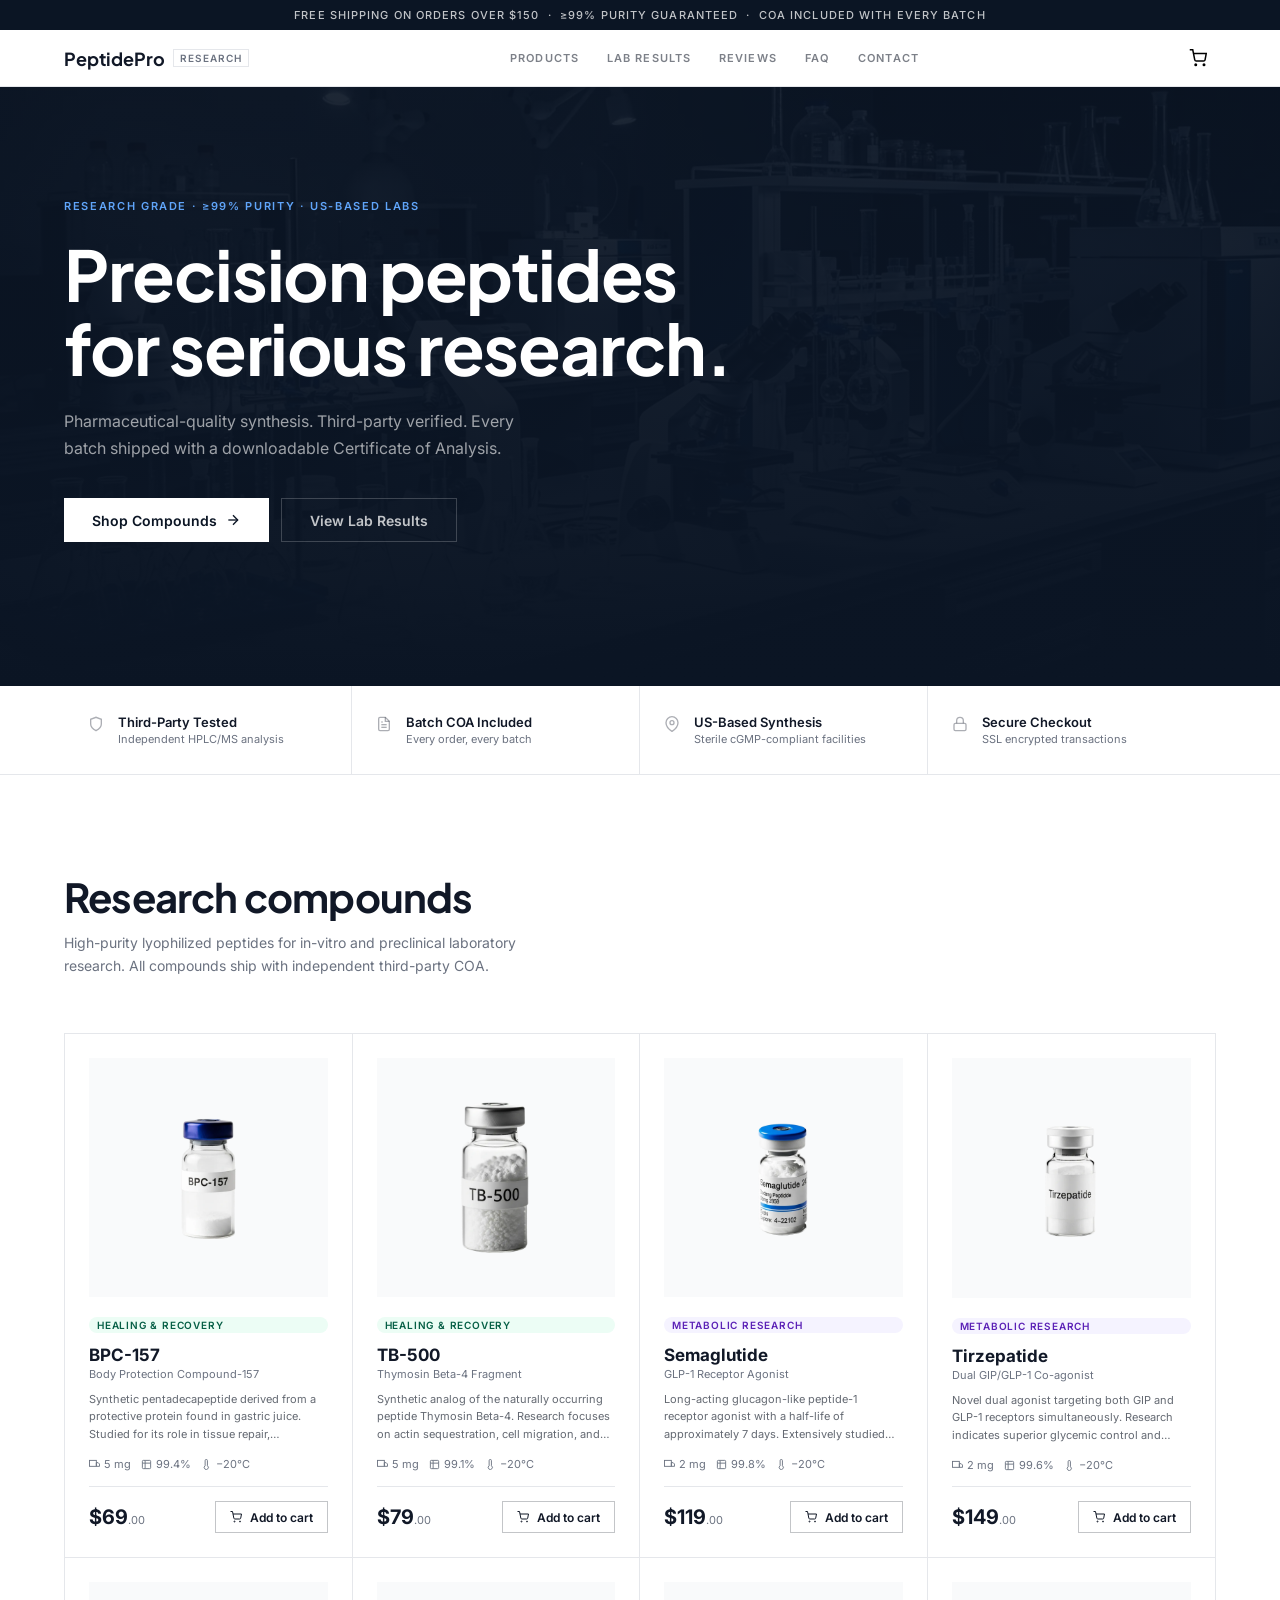
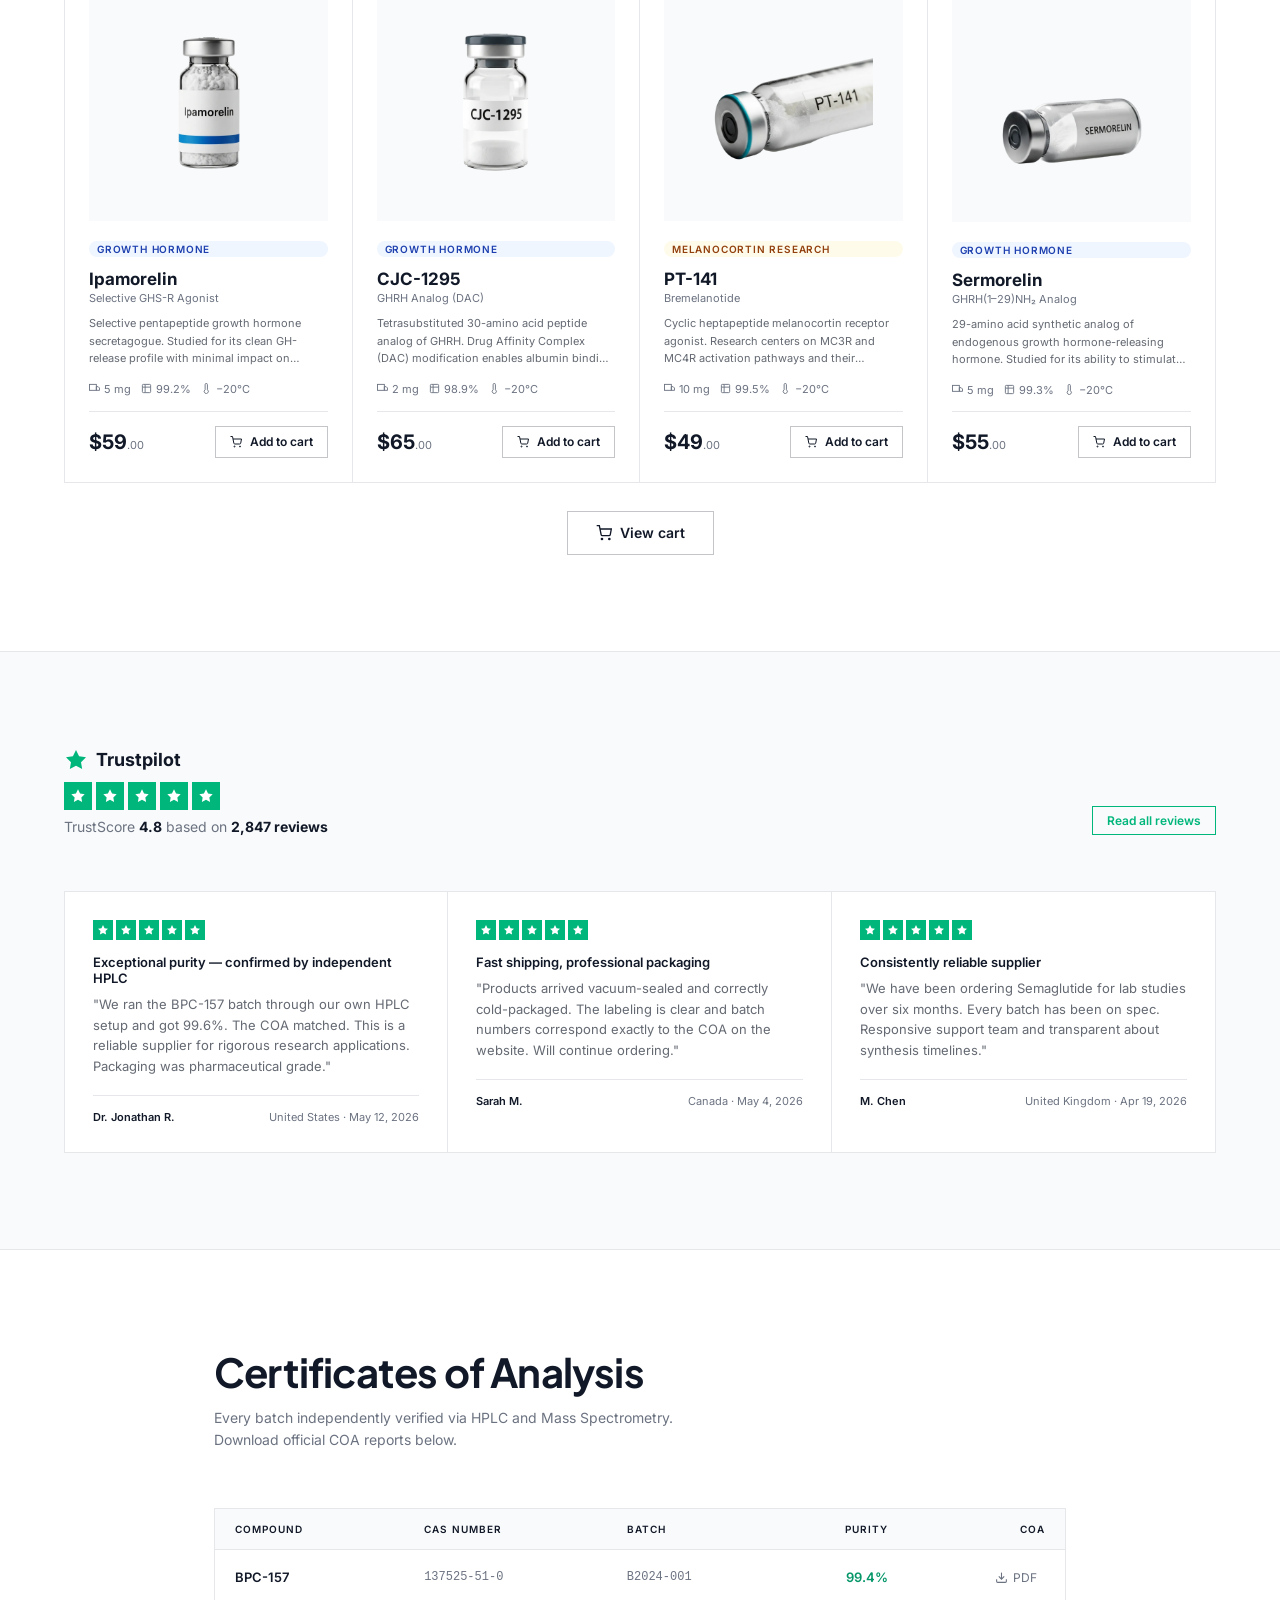
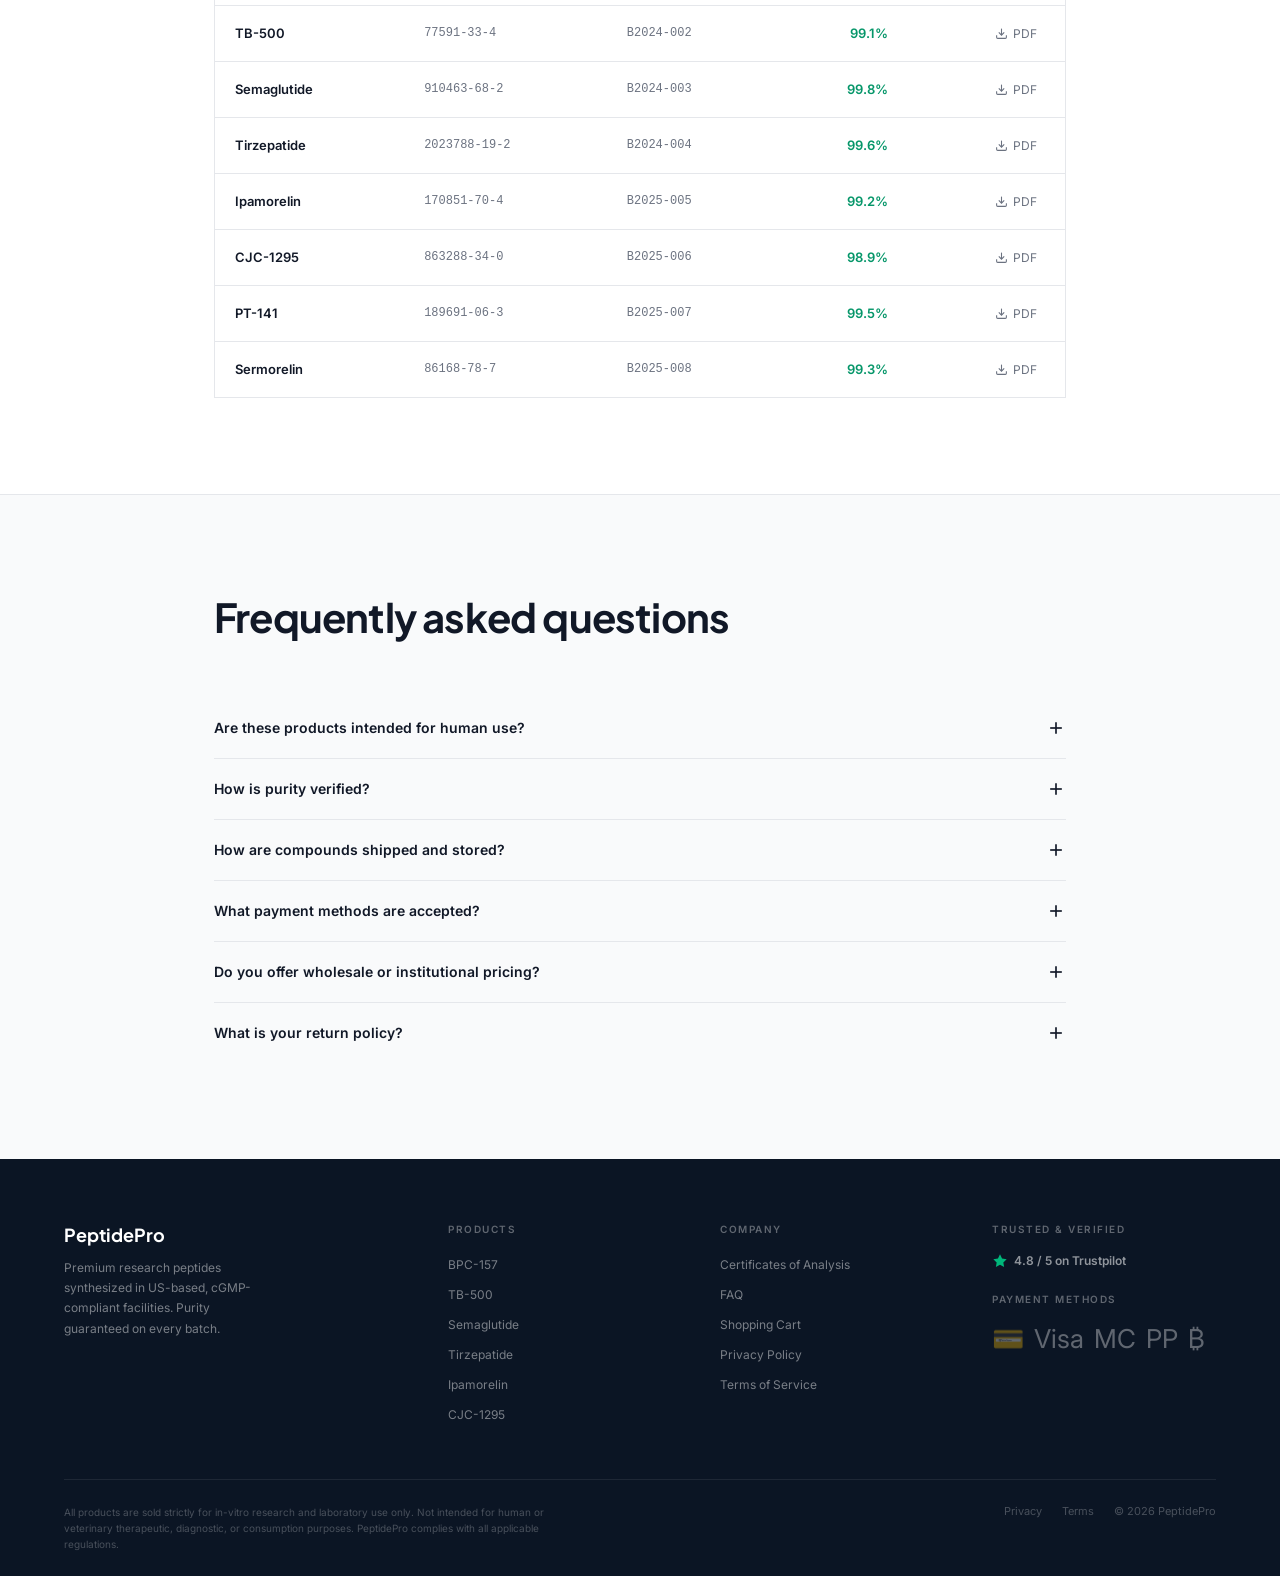
<file: index.html>
<!DOCTYPE html>
<html lang="en">
<head>
  <meta charset="UTF-8" />
  <meta name="viewport" content="width=device-width, initial-scale=1.0" />
  <title>PeptidePro Research — Premium Research Peptides</title>
  <meta name="description" content="Pharmaceutical-grade research peptides. Third-party tested, ≥99% purity, COA included with every batch." />
  <link rel="stylesheet" href="assets/style.css" />
</head>
<body>

<!-- Announcement bar -->
<div class="announce-bar">
  Free shipping on orders over $150 &nbsp;·&nbsp; ≥99% purity guaranteed &nbsp;·&nbsp; COA included with every batch
</div>

<!-- Header -->
<header class="site-header">
  <div class="container">
    <div class="header-inner">
      <a href="index.html" class="logo">
        <span class="logo-text">PeptidePro</span>
        <span class="logo-badge">Research</span>
      </a>
      <nav class="site-nav">
        <button onclick="scrollTo('products')">Products</button>
        <button onclick="scrollTo('lab-results')">Lab Results</button>
        <button onclick="scrollTo('reviews')">Reviews</button>
        <button onclick="scrollTo('faq')">FAQ</button>
        <a href="cart.html">Contact</a>
      </nav>
      <div class="header-actions">
        <a href="cart.html">
          <button class="cart-btn" aria-label="Cart">
            <svg viewBox="0 0 24 24" fill="none" stroke="currentColor" stroke-width="2"><circle cx="9" cy="21" r="1"/><circle cx="20" cy="21" r="1"/><path d="M1 1h4l2.68 13.39a2 2 0 0 0 2 1.61h9.72a2 2 0 0 0 2-1.61L23 6H6"/></svg>
            <span class="cart-badge" id="cart-badge-header"></span>
          </button>
        </a>
        <button class="mobile-menu-btn" id="mobile-menu-btn" aria-label="Menu">
          <svg viewBox="0 0 24 24" fill="none" stroke="currentColor" stroke-width="2" width="20" height="20"><line x1="3" y1="6" x2="21" y2="6"/><line x1="3" y1="12" x2="21" y2="12"/><line x1="3" y1="18" x2="21" y2="18"/></svg>
        </button>
      </div>
    </div>
  </div>
  <nav class="mobile-nav" id="mobile-nav">
    <button onclick="scrollTo('products');document.getElementById('mobile-nav').classList.remove('open')">Products</button>
    <button onclick="scrollTo('lab-results');document.getElementById('mobile-nav').classList.remove('open')">Lab Results</button>
    <button onclick="scrollTo('reviews');document.getElementById('mobile-nav').classList.remove('open')">Reviews</button>
    <button onclick="scrollTo('faq');document.getElementById('mobile-nav').classList.remove('open')">FAQ</button>
    <a href="cart.html">Cart</a>
  </nav>
</header>

<!-- Hero -->
<section class="hero">
  <div class="hero-bg"><img src="images/hero-bg.webp" alt="Laboratory" /></div>
  <div class="hero-overlay"></div>
  <div class="container">
    <div class="hero-content">
      <p class="hero-eyebrow">Research Grade · ≥99% Purity · US-Based Labs</p>
      <h1>Precision peptides<br>for serious research.</h1>
      <p class="hero-sub">Pharmaceutical-quality synthesis. Third-party verified. Every batch shipped with a downloadable Certificate of Analysis.</p>
      <div class="hero-btns">
        <button class="btn btn-primary" onclick="scrollTo('products')">
          Shop Compounds
          <svg viewBox="0 0 24 24" fill="none" stroke="currentColor" stroke-width="2" width="16" height="16"><line x1="5" y1="12" x2="19" y2="12"/><polyline points="12 5 19 12 12 19"/></svg>
        </button>
        <button class="btn btn-outline-white" onclick="scrollTo('lab-results')">View Lab Results</button>
      </div>
    </div>
  </div>
</section>

<!-- Trust bar -->
<section class="trust-bar">
  <div class="container">
    <div class="trust-grid">
      <div class="trust-item">
        <svg viewBox="0 0 24 24" fill="none" stroke="currentColor" stroke-width="2"><path d="M12 22s8-4 8-10V5l-8-3-8 3v7c0 6 8 10 8 10z"/></svg>
        <div>
          <div class="trust-item-title">Third-Party Tested</div>
          <div class="trust-item-sub">Independent HPLC/MS analysis</div>
        </div>
      </div>
      <div class="trust-item">
        <svg viewBox="0 0 24 24" fill="none" stroke="currentColor" stroke-width="2"><path d="M14 2H6a2 2 0 0 0-2 2v16a2 2 0 0 0 2 2h12a2 2 0 0 0 2-2V8z"/><polyline points="14 2 14 8 20 8"/><line x1="16" y1="13" x2="8" y2="13"/><line x1="16" y1="17" x2="8" y2="17"/><polyline points="10 9 9 9 8 9"/></svg>
        <div>
          <div class="trust-item-title">Batch COA Included</div>
          <div class="trust-item-sub">Every order, every batch</div>
        </div>
      </div>
      <div class="trust-item">
        <svg viewBox="0 0 24 24" fill="none" stroke="currentColor" stroke-width="2"><path d="M21 10c0 7-9 13-9 13s-9-6-9-13a9 9 0 0 1 18 0z"/><circle cx="12" cy="10" r="3"/></svg>
        <div>
          <div class="trust-item-title">US-Based Synthesis</div>
          <div class="trust-item-sub">Sterile cGMP-compliant facilities</div>
        </div>
      </div>
      <div class="trust-item">
        <svg viewBox="0 0 24 24" fill="none" stroke="currentColor" stroke-width="2"><rect x="3" y="11" width="18" height="11" rx="2" ry="2"/><path d="M7 11V7a5 5 0 0 1 10 0v4"/></svg>
        <div>
          <div class="trust-item-title">Secure Checkout</div>
          <div class="trust-item-sub">SSL encrypted transactions</div>
        </div>
      </div>
    </div>
  </div>
</section>

<!-- Products -->
<section class="section" id="products">
  <div class="container">
    <div class="section-header">
      <h2 class="section-title">Research compounds</h2>
      <p class="section-sub">High-purity lyophilized peptides for in-vitro and preclinical laboratory research. All compounds ship with independent third-party COA.</p>
    </div>
    <div class="products-grid" id="products-grid"></div>
    <div class="products-action">
      <a href="cart.html"><button class="btn btn-outline">
        <svg viewBox="0 0 24 24" fill="none" stroke="currentColor" stroke-width="2" width="16" height="16"><circle cx="9" cy="21" r="1"/><circle cx="20" cy="21" r="1"/><path d="M1 1h4l2.68 13.39a2 2 0 0 0 2 1.61h9.72a2 2 0 0 0 2-1.61L23 6H6"/></svg>
        View cart
      </button></a>
    </div>
  </div>
</section>

<!-- Trustpilot Reviews -->
<section class="section tp-section" id="reviews">
  <div class="container">
    <div class="tp-header">
      <div>
        <div class="tp-logo">
          <svg viewBox="0 0 24 24" fill="#00b67a" width="24" height="24"><path d="M12 2l3.09 6.26L22 9.27l-5 4.87 1.18 6.88L12 17.77l-6.18 3.25L7 14.14 2 9.27l6.91-1.01L12 2z"/></svg>
          <span class="tp-logo-text">Trustpilot</span>
        </div>
        <div class="tp-stars">
          <div class="tp-star"><svg viewBox="0 0 24 24"><path d="M12 2l3.09 6.26L22 9.27l-5 4.87 1.18 6.88L12 17.77l-6.18 3.25L7 14.14 2 9.27l6.91-1.01L12 2z" fill="white"/></svg></div>
          <div class="tp-star"><svg viewBox="0 0 24 24"><path d="M12 2l3.09 6.26L22 9.27l-5 4.87 1.18 6.88L12 17.77l-6.18 3.25L7 14.14 2 9.27l6.91-1.01L12 2z" fill="white"/></svg></div>
          <div class="tp-star"><svg viewBox="0 0 24 24"><path d="M12 2l3.09 6.26L22 9.27l-5 4.87 1.18 6.88L12 17.77l-6.18 3.25L7 14.14 2 9.27l6.91-1.01L12 2z" fill="white"/></svg></div>
          <div class="tp-star"><svg viewBox="0 0 24 24"><path d="M12 2l3.09 6.26L22 9.27l-5 4.87 1.18 6.88L12 17.77l-6.18 3.25L7 14.14 2 9.27l6.91-1.01L12 2z" fill="white"/></svg></div>
          <div class="tp-star"><svg viewBox="0 0 24 24"><path d="M12 2l3.09 6.26L22 9.27l-5 4.87 1.18 6.88L12 17.77l-6.18 3.25L7 14.14 2 9.27l6.91-1.01L12 2z" fill="white"/></svg></div>
        </div>
        <div class="tp-score">TrustScore <strong>4.8</strong> based on <strong>2,847 reviews</strong></div>
      </div>
      <button class="tp-btn">Read all reviews</button>
    </div>
    <div class="reviews-grid">
      <div class="review-card">
        <div class="review-stars">
          <div class="review-star"><svg viewBox="0 0 24 24"><path d="M12 2l3.09 6.26L22 9.27l-5 4.87 1.18 6.88L12 17.77l-6.18 3.25L7 14.14 2 9.27l6.91-1.01L12 2z" fill="white"/></svg></div>
          <div class="review-star"><svg viewBox="0 0 24 24"><path d="M12 2l3.09 6.26L22 9.27l-5 4.87 1.18 6.88L12 17.77l-6.18 3.25L7 14.14 2 9.27l6.91-1.01L12 2z" fill="white"/></svg></div>
          <div class="review-star"><svg viewBox="0 0 24 24"><path d="M12 2l3.09 6.26L22 9.27l-5 4.87 1.18 6.88L12 17.77l-6.18 3.25L7 14.14 2 9.27l6.91-1.01L12 2z" fill="white"/></svg></div>
          <div class="review-star"><svg viewBox="0 0 24 24"><path d="M12 2l3.09 6.26L22 9.27l-5 4.87 1.18 6.88L12 17.77l-6.18 3.25L7 14.14 2 9.27l6.91-1.01L12 2z" fill="white"/></svg></div>
          <div class="review-star"><svg viewBox="0 0 24 24"><path d="M12 2l3.09 6.26L22 9.27l-5 4.87 1.18 6.88L12 17.77l-6.18 3.25L7 14.14 2 9.27l6.91-1.01L12 2z" fill="white"/></svg></div>
        </div>
        <div class="review-title">Exceptional purity — confirmed by independent HPLC</div>
        <p class="review-text">"We ran the BPC-157 batch through our own HPLC setup and got 99.6%. The COA matched. This is a reliable supplier for rigorous research applications. Packaging was pharmaceutical grade."</p>
        <div class="review-footer"><span class="review-author">Dr. Jonathan R.</span><span>United States · May 12, 2026</span></div>
      </div>
      <div class="review-card">
        <div class="review-stars">
          <div class="review-star"><svg viewBox="0 0 24 24"><path d="M12 2l3.09 6.26L22 9.27l-5 4.87 1.18 6.88L12 17.77l-6.18 3.25L7 14.14 2 9.27l6.91-1.01L12 2z" fill="white"/></svg></div>
          <div class="review-star"><svg viewBox="0 0 24 24"><path d="M12 2l3.09 6.26L22 9.27l-5 4.87 1.18 6.88L12 17.77l-6.18 3.25L7 14.14 2 9.27l6.91-1.01L12 2z" fill="white"/></svg></div>
          <div class="review-star"><svg viewBox="0 0 24 24"><path d="M12 2l3.09 6.26L22 9.27l-5 4.87 1.18 6.88L12 17.77l-6.18 3.25L7 14.14 2 9.27l6.91-1.01L12 2z" fill="white"/></svg></div>
          <div class="review-star"><svg viewBox="0 0 24 24"><path d="M12 2l3.09 6.26L22 9.27l-5 4.87 1.18 6.88L12 17.77l-6.18 3.25L7 14.14 2 9.27l6.91-1.01L12 2z" fill="white"/></svg></div>
          <div class="review-star"><svg viewBox="0 0 24 24"><path d="M12 2l3.09 6.26L22 9.27l-5 4.87 1.18 6.88L12 17.77l-6.18 3.25L7 14.14 2 9.27l6.91-1.01L12 2z" fill="white"/></svg></div>
        </div>
        <div class="review-title">Fast shipping, professional packaging</div>
        <p class="review-text">"Products arrived vacuum-sealed and correctly cold-packaged. The labeling is clear and batch numbers correspond exactly to the COA on the website. Will continue ordering."</p>
        <div class="review-footer"><span class="review-author">Sarah M.</span><span>Canada · May 4, 2026</span></div>
      </div>
      <div class="review-card">
        <div class="review-stars">
          <div class="review-star"><svg viewBox="0 0 24 24"><path d="M12 2l3.09 6.26L22 9.27l-5 4.87 1.18 6.88L12 17.77l-6.18 3.25L7 14.14 2 9.27l6.91-1.01L12 2z" fill="white"/></svg></div>
          <div class="review-star"><svg viewBox="0 0 24 24"><path d="M12 2l3.09 6.26L22 9.27l-5 4.87 1.18 6.88L12 17.77l-6.18 3.25L7 14.14 2 9.27l6.91-1.01L12 2z" fill="white"/></svg></div>
          <div class="review-star"><svg viewBox="0 0 24 24"><path d="M12 2l3.09 6.26L22 9.27l-5 4.87 1.18 6.88L12 17.77l-6.18 3.25L7 14.14 2 9.27l6.91-1.01L12 2z" fill="white"/></svg></div>
          <div class="review-star"><svg viewBox="0 0 24 24"><path d="M12 2l3.09 6.26L22 9.27l-5 4.87 1.18 6.88L12 17.77l-6.18 3.25L7 14.14 2 9.27l6.91-1.01L12 2z" fill="white"/></svg></div>
          <div class="review-star"><svg viewBox="0 0 24 24"><path d="M12 2l3.09 6.26L22 9.27l-5 4.87 1.18 6.88L12 17.77l-6.18 3.25L7 14.14 2 9.27l6.91-1.01L12 2z" fill="white"/></svg></div>
        </div>
        <div class="review-title">Consistently reliable supplier</div>
        <p class="review-text">"We have been ordering Semaglutide for lab studies over six months. Every batch has been on spec. Responsive support team and transparent about synthesis timelines."</p>
        <div class="review-footer"><span class="review-author">M. Chen</span><span>United Kingdom · Apr 19, 2026</span></div>
      </div>
    </div>
  </div>
</section>

<!-- COA Table -->
<section class="section" id="lab-results" style="background:#fff;">
  <div class="container--narrow">
    <div class="section-header">
      <h2 class="section-title">Certificates of Analysis</h2>
      <p class="section-sub">Every batch independently verified via HPLC and Mass Spectrometry. Download official COA reports below.</p>
    </div>
    <div class="coa-table-wrap">
      <table>
        <thead>
          <tr>
            <th>Compound</th>
            <th>CAS Number</th>
            <th>Batch</th>
            <th class="right">Purity</th>
            <th class="right">COA</th>
          </tr>
        </thead>
        <tbody id="coa-table-body"></tbody>
      </table>
    </div>
  </div>
</section>

<!-- FAQ -->
<section class="section faq-section" id="faq">
  <div class="container--narrow">
    <div class="section-header">
      <h2 class="section-title">Frequently asked questions</h2>
    </div>
    <div id="faq-list">
      <div class="faq-item">
        <button class="faq-question">
          Are these products intended for human use?
          <svg class="faq-icon" viewBox="0 0 24 24" fill="none" stroke="currentColor" stroke-width="2"><line x1="12" y1="5" x2="12" y2="19"/><line x1="5" y1="12" x2="19" y2="12"/></svg>
        </button>
        <div class="faq-answer">No. All compounds sold by PeptidePro are strictly for in-vitro research and laboratory use only. They are not approved for human or veterinary therapeutic, diagnostic, or consumption purposes.</div>
      </div>
      <div class="faq-item">
        <button class="faq-question">
          How is purity verified?
          <svg class="faq-icon" viewBox="0 0 24 24" fill="none" stroke="currentColor" stroke-width="2"><line x1="12" y1="5" x2="12" y2="19"/><line x1="5" y1="12" x2="19" y2="12"/></svg>
        </button>
        <div class="faq-answer">Each batch undergoes High-Performance Liquid Chromatography (HPLC) and Mass Spectrometry (MS) analysis performed by an independent third-party laboratory. Certificates of Analysis are available for every batch on request and via download.</div>
      </div>
      <div class="faq-item">
        <button class="faq-question">
          How are compounds shipped and stored?
          <svg class="faq-icon" viewBox="0 0 24 24" fill="none" stroke="currentColor" stroke-width="2"><line x1="12" y1="5" x2="12" y2="19"/><line x1="5" y1="12" x2="19" y2="12"/></svg>
        </button>
        <div class="faq-answer">Lyophilized peptides are shipped in pharmaceutical-grade glass vials, vacuum-sealed, and placed in foil pouches with desiccant. Temperature-sensitive compounds are shipped with ice packs in insulated thermal mailers.</div>
      </div>
      <div class="faq-item">
        <button class="faq-question">
          What payment methods are accepted?
          <svg class="faq-icon" viewBox="0 0 24 24" fill="none" stroke="currentColor" stroke-width="2"><line x1="12" y1="5" x2="12" y2="19"/><line x1="5" y1="12" x2="19" y2="12"/></svg>
        </button>
        <div class="faq-answer">We accept all major credit and debit cards (Visa, Mastercard, American Express), PayPal, and cryptocurrency (Bitcoin and USDC) for additional privacy.</div>
      </div>
      <div class="faq-item">
        <button class="faq-question">
          Do you offer wholesale or institutional pricing?
          <svg class="faq-icon" viewBox="0 0 24 24" fill="none" stroke="currentColor" stroke-width="2"><line x1="12" y1="5" x2="12" y2="19"/><line x1="5" y1="12" x2="19" y2="12"/></svg>
        </button>
        <div class="faq-answer">Yes. We support universities, private research institutions, and commercial labs with tiered pricing structures. Contact our institutional sales team with your organization credentials.</div>
      </div>
      <div class="faq-item">
        <button class="faq-question">
          What is your return policy?
          <svg class="faq-icon" viewBox="0 0 24 24" fill="none" stroke="currentColor" stroke-width="2"><line x1="12" y1="5" x2="12" y2="19"/><line x1="5" y1="12" x2="19" y2="12"/></svg>
        </button>
        <div class="faq-answer">Due to the nature of research chemicals, we do not accept returns on opened products. Damaged or incorrect shipments are replaced at no cost within 72 hours of delivery confirmation.</div>
      </div>
    </div>
  </div>
</section>

<!-- Footer -->
<footer class="site-footer">
  <div class="container">
    <div class="footer-grid">
      <div class="footer-brand">
        <span class="logo-text">PeptidePro</span>
        <p>Premium research peptides synthesized in US-based, cGMP-compliant facilities. Purity guaranteed on every batch.</p>
      </div>
      <div>
        <div class="footer-col-title">Products</div>
        <ul class="footer-links">
          <li><button onclick="scrollTo('products')">BPC-157</button></li>
          <li><button onclick="scrollTo('products')">TB-500</button></li>
          <li><button onclick="scrollTo('products')">Semaglutide</button></li>
          <li><button onclick="scrollTo('products')">Tirzepatide</button></li>
          <li><button onclick="scrollTo('products')">Ipamorelin</button></li>
          <li><button onclick="scrollTo('products')">CJC-1295</button></li>
        </ul>
      </div>
      <div>
        <div class="footer-col-title">Company</div>
        <ul class="footer-links">
          <li><button onclick="scrollTo('lab-results')">Certificates of Analysis</button></li>
          <li><button onclick="scrollTo('faq')">FAQ</button></li>
          <li><a href="cart.html">Shopping Cart</a></li>
          <li><a href="#">Privacy Policy</a></li>
          <li><a href="#">Terms of Service</a></li>
        </ul>
      </div>
      <div>
        <div class="footer-col-title">Trusted &amp; Verified</div>
        <div class="footer-tp">
          <svg viewBox="0 0 24 24" fill="#00b67a"><path d="M12 2l3.09 6.26L22 9.27l-5 4.87 1.18 6.88L12 17.77l-6.18 3.25L7 14.14 2 9.27l6.91-1.01L12 2z"/></svg>
          <span>4.8 / 5 on Trustpilot</span>
        </div>
        <div class="footer-col-title" style="margin-top:24px;">Payment methods</div>
        <div class="payment-icons">
          <span title="Visa">💳</span>
          <span title="Visa">Visa</span>
          <span title="Mastercard">MC</span>
          <span title="PayPal">PP</span>
          <span title="Bitcoin">₿</span>
        </div>
      </div>
    </div>
    <div class="footer-bottom">
      <p class="footer-disclaimer">All products are sold strictly for in-vitro research and laboratory use only. Not intended for human or veterinary therapeutic, diagnostic, or consumption purposes. PeptidePro complies with all applicable regulations.</p>
      <div class="footer-legal">
        <a href="#">Privacy</a>
        <a href="#">Terms</a>
        <span id="footer-year"></span>
      </div>
    </div>
  </div>
</footer>

<script src="assets/cart.js"></script>
<script>
const PRODUCTS = [
  { id:'bpc157', name:'BPC-157', fullName:'Body Protection Compound-157', category:'Healing & Recovery', catClass:'cat-healing', amount:'5 mg', form:'Lyophilized Powder', storage:'−20°C', purity:'99.4%', price:69, image:'product-1.webp', desc:'Synthetic pentadecapeptide derived from a protective protein found in gastric juice. Studied for its role in tissue repair, angiogenesis, and cytoprotection across multiple organ systems.', cas:'137525-51-0' },
  { id:'tb500', name:'TB-500', fullName:'Thymosin Beta-4 Fragment', category:'Healing & Recovery', catClass:'cat-healing', amount:'5 mg', form:'Lyophilized Powder', storage:'−20°C', purity:'99.1%', price:79, image:'product-2.webp', desc:'Synthetic analog of the naturally occurring peptide Thymosin Beta-4. Research focuses on actin sequestration, cell migration, and its influence on systemic healing and inflammation modulation.', cas:'77591-33-4' },
  { id:'sema', name:'Semaglutide', fullName:'GLP-1 Receptor Agonist', category:'Metabolic Research', catClass:'cat-metabolic', amount:'2 mg', form:'Lyophilized Powder', storage:'−20°C', purity:'99.8%', price:119, image:'product-3.webp', desc:'Long-acting glucagon-like peptide-1 receptor agonist with a half-life of approximately 7 days. Extensively studied for glucose homeostasis, appetite regulation, and cardiovascular risk reduction.', cas:'910463-68-2' },
  { id:'tirz', name:'Tirzepatide', fullName:'Dual GIP/GLP-1 Co-agonist', category:'Metabolic Research', catClass:'cat-metabolic', amount:'2 mg', form:'Lyophilized Powder', storage:'−20°C', purity:'99.6%', price:149, image:'product-4.webp', desc:'Novel dual agonist targeting both GIP and GLP-1 receptors simultaneously. Research indicates superior glycemic control and metabolic modulation compared to single-receptor agonist compounds.', cas:'2023788-19-2' },
  { id:'ipa', name:'Ipamorelin', fullName:'Selective GHS-R Agonist', category:'Growth Hormone', catClass:'cat-growth', amount:'5 mg', form:'Lyophilized Powder', storage:'−20°C', purity:'99.2%', price:59, image:'product-5.webp', desc:'Selective pentapeptide growth hormone secretagogue. Studied for its clean GH-release profile with minimal impact on cortisol and prolactin, of interest for precise neuroendocrine research.', cas:'170851-70-4' },
  { id:'cjc1295', name:'CJC-1295', fullName:'GHRH Analog (DAC)', category:'Growth Hormone', catClass:'cat-growth', amount:'2 mg', form:'Lyophilized Powder', storage:'−20°C', purity:'98.9%', price:65, image:'product-6.webp', desc:'Tetrasubstituted 30-amino acid peptide analog of GHRH. Drug Affinity Complex (DAC) modification enables albumin binding and an extended half-life of 6–8 days in research models.', cas:'863288-34-0' },
  { id:'pt141', name:'PT-141', fullName:'Bremelanotide', category:'Melanocortin Research', catClass:'cat-melanocortin', amount:'10 mg', form:'Lyophilized Powder', storage:'−20°C', purity:'99.5%', price:49, image:'product-7.webp', desc:'Cyclic heptapeptide melanocortin receptor agonist. Research centers on MC3R and MC4R activation pathways and their downstream effects on the central nervous system and autonomic function.', cas:'189691-06-3' },
  { id:'serm', name:'Sermorelin', fullName:'GHRH(1–29)NH₂ Analog', category:'Growth Hormone', catClass:'cat-growth', amount:'5 mg', form:'Lyophilized Powder', storage:'−20°C', purity:'99.3%', price:55, image:'product-8.webp', desc:'29-amino acid synthetic analog of endogenous growth hormone-releasing hormone. Studied for its ability to stimulate pituitary somatotrophs and its pharmacokinetics relative to native GHRH.', cas:'86168-78-7' },
];

// Render products
document.getElementById('products-grid').innerHTML = PRODUCTS.map(p => `
  <div class="product-card">
    <div class="product-img-wrap"><img src="images/${p.image}" alt="${p.name}" loading="lazy" /></div>
    <span class="product-category ${p.catClass}">${p.category}</span>
    <div class="product-name">${p.name}</div>
    <div class="product-fullname">${p.fullName}</div>
    <div class="product-desc">${p.desc}</div>
    <div class="product-meta">
      <span><svg viewBox="0 0 24 24" fill="none" stroke="currentColor" stroke-width="2"><rect x="1" y="3" width="15" height="13"/><polygon points="16 8 20 8 23 11 23 16 16 16 16 8"/></svg>${p.amount}</span>
      <span><svg viewBox="0 0 24 24" fill="none" stroke="currentColor" stroke-width="2"><path d="M9 3H5a2 2 0 0 0-2 2v4m6-6h10a2 2 0 0 1 2 2v4M9 3v18m0 0h10a2 2 0 0 0 2-2V9M9 21H5a2 2 0 0 1-2-2V9m0 0h18"/></svg>${p.purity}</span>
      <span><svg viewBox="0 0 24 24" fill="none" stroke="currentColor" stroke-width="2"><path d="M14 14.76V3.5a2.5 2.5 0 0 0-5 0v11.26a4.5 4.5 0 1 0 5 0z"/></svg>${p.storage}</span>
    </div>
    <div class="product-footer">
      <div class="product-price">$${p.price}<small>.00</small></div>
      <button class="btn btn-outline btn-sm" onclick='addToCart(${JSON.stringify(p)})'>
        <svg viewBox="0 0 24 24" fill="none" stroke="currentColor" stroke-width="2" width="12" height="12"><circle cx="9" cy="21" r="1"/><circle cx="20" cy="21" r="1"/><path d="M1 1h4l2.68 13.39a2 2 0 0 0 2 1.61h9.72a2 2 0 0 0 2-1.61L23 6H6"/></svg>
        Add to cart
      </button>
    </div>
  </div>
`).join('');

// Render COA table
document.getElementById('coa-table-body').innerHTML = PRODUCTS.map((p, i) => `
  <tr>
    <td class="td-name">${p.name}</td>
    <td class="td-mono">${p.cas}</td>
    <td class="td-mono">B${2024 + Math.floor(i/4)}-${String(i+1).padStart(3,'0')}</td>
    <td class="right td-purity">${p.purity}</td>
    <td class="right">
      <button class="btn-ghost">
        <svg viewBox="0 0 24 24" fill="none" stroke="currentColor" stroke-width="2"><path d="M21 15v4a2 2 0 0 1-2 2H5a2 2 0 0 1-2-2v-4"/><polyline points="7 10 12 15 17 10"/><line x1="12" y1="15" x2="12" y2="3"/></svg>
        PDF
      </button>
    </td>
  </tr>
`).join('');

// Footer year
document.getElementById('footer-year').textContent = '© ' + new Date().getFullYear() + ' PeptidePro';
</script>
</body>
</html>
</file>
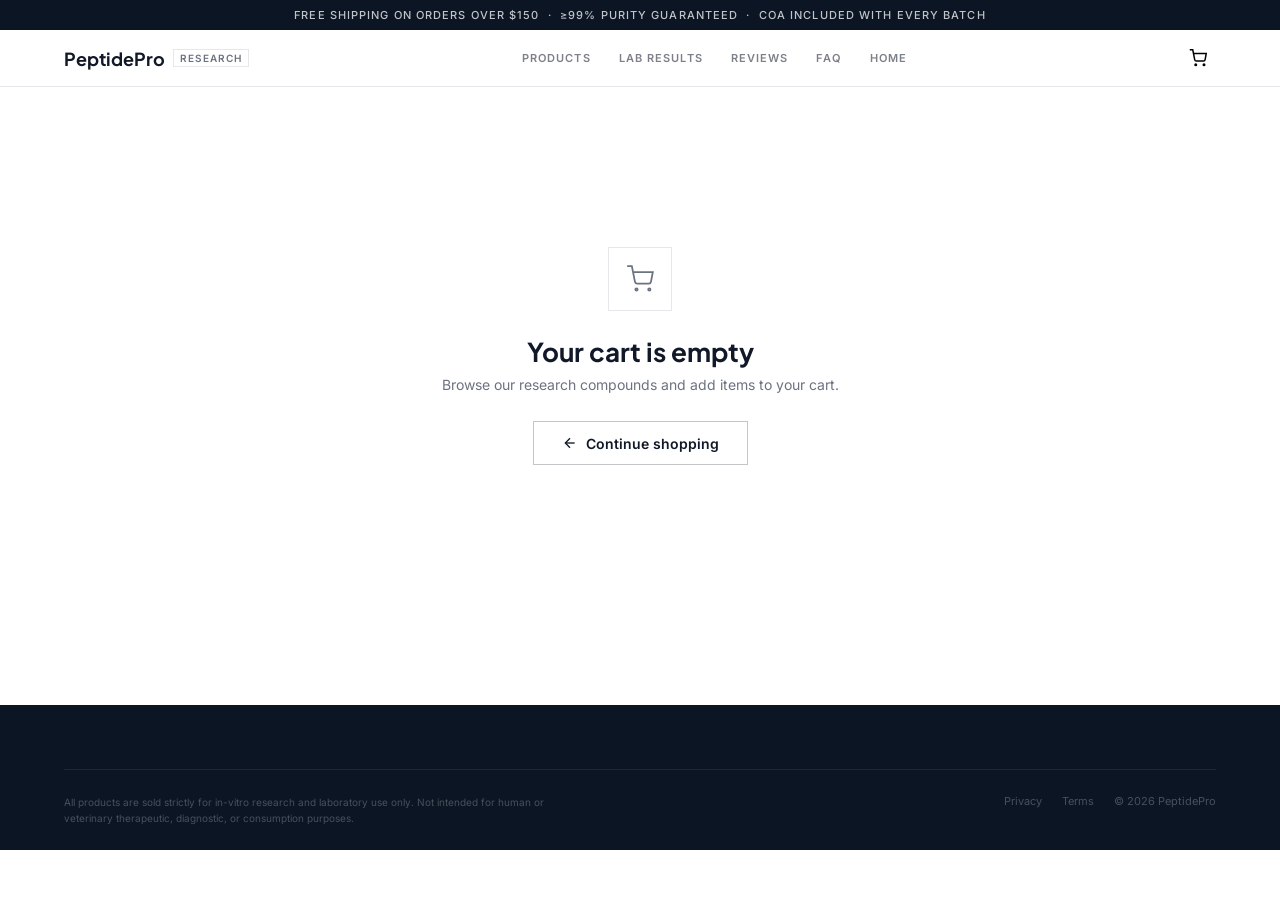
<file: cart.html>
<!DOCTYPE html>
<html lang="en">
<head>
  <meta charset="UTF-8" />
  <meta name="viewport" content="width=device-width, initial-scale=1.0" />
  <title>Cart — PeptidePro Research</title>
  <link rel="stylesheet" href="assets/style.css" />
</head>
<body>

<!-- Announcement bar -->
<div class="announce-bar">
  Free shipping on orders over $150 &nbsp;·&nbsp; ≥99% purity guaranteed &nbsp;·&nbsp; COA included with every batch
</div>

<!-- Header -->
<header class="site-header">
  <div class="container">
    <div class="header-inner">
      <a href="index.html" class="logo">
        <span class="logo-text">PeptidePro</span>
        <span class="logo-badge">Research</span>
      </a>
      <nav class="site-nav">
        <a href="index.html#products">Products</a>
        <a href="index.html#lab-results">Lab Results</a>
        <a href="index.html#reviews">Reviews</a>
        <a href="index.html#faq">FAQ</a>
        <a href="index.html">Home</a>
      </nav>
      <div class="header-actions">
        <a href="cart.html">
          <button class="cart-btn" aria-label="Cart">
            <svg viewBox="0 0 24 24" fill="none" stroke="currentColor" stroke-width="2"><circle cx="9" cy="21" r="1"/><circle cx="20" cy="21" r="1"/><path d="M1 1h4l2.68 13.39a2 2 0 0 0 2 1.61h9.72a2 2 0 0 0 2-1.61L23 6H6"/></svg>
            <span class="cart-badge" id="cart-badge-header"></span>
          </button>
        </a>
        <button class="mobile-menu-btn" id="mobile-menu-btn" aria-label="Menu">
          <svg viewBox="0 0 24 24" fill="none" stroke="currentColor" stroke-width="2" width="20" height="20"><line x1="3" y1="6" x2="21" y2="6"/><line x1="3" y1="12" x2="21" y2="12"/><line x1="3" y1="18" x2="21" y2="18"/></svg>
        </button>
      </div>
    </div>
  </div>
  <nav class="mobile-nav" id="mobile-nav">
    <a href="index.html">Home</a>
    <a href="index.html#products">Products</a>
    <a href="index.html#lab-results">Lab Results</a>
    <a href="index.html#faq">FAQ</a>
  </nav>
</header>

<!-- Cart empty state -->
<div class="cart-empty" id="cart-empty" style="display:none;">
  <div class="cart-empty-icon">
    <svg viewBox="0 0 24 24" fill="none" stroke="currentColor" stroke-width="1.5"><circle cx="9" cy="21" r="1"/><circle cx="20" cy="21" r="1"/><path d="M1 1h4l2.68 13.39a2 2 0 0 0 2 1.61h9.72a2 2 0 0 0 2-1.61L23 6H6"/></svg>
  </div>
  <h2>Your cart is empty</h2>
  <p>Browse our research compounds and add items to your cart.</p>
  <a href="index.html"><button class="btn btn-outline">
    <svg viewBox="0 0 24 24" fill="none" stroke="currentColor" stroke-width="2" width="16" height="16"><line x1="19" y1="12" x2="5" y2="12"/><polyline points="12 19 5 12 12 5"/></svg>
    Continue shopping
  </button></a>
</div>

<!-- Cart content -->
<div class="container" id="cart-content" style="display:none;">
  <div class="cart-layout">
    <div>
      <a href="index.html">
        <button class="back-link">
          <svg viewBox="0 0 24 24" fill="none" stroke="currentColor" stroke-width="2"><line x1="19" y1="12" x2="5" y2="12"/><polyline points="12 19 5 12 12 5"/></svg>
          Back to shop
        </button>
      </a>
      <h1 class="cart-title">Cart</h1>
      <p class="cart-count" id="cart-item-count"></p>

      <div class="cart-table-wrap">
        <div class="cart-table-head">
          <span>Product</span>
          <span>Qty</span>
          <span class="right">Unit price</span>
          <span class="right">Total</span>
          <span></span>
        </div>
        <div id="cart-items"></div>
      </div>

      <div id="shipping-notice"></div>
    </div>

    <!-- Order summary -->
    <div>
      <div class="order-summary">
        <div class="summary-title">Order summary</div>
        <div class="summary-rows">
          <div class="summary-row"><span class="label">Subtotal</span><span id="summary-subtotal">$0.00</span></div>
          <div class="summary-row"><span class="label">Shipping</span><span id="summary-shipping">—</span></div>
          <div class="summary-row"><span class="label">Tax</span><span class="label">Calculated at checkout</span></div>
          <div class="summary-row total"><span>Total</span><span id="summary-total">$0.00</span></div>
        </div>
        <button class="checkout-btn" onclick="handleCheckout()">
          Proceed to checkout
          <svg viewBox="0 0 24 24" fill="none" stroke="currentColor" stroke-width="2" width="16" height="16"><line x1="5" y1="12" x2="19" y2="12"/><polyline points="12 5 19 12 12 19"/></svg>
        </button>
        <div class="payment-section">
          <div class="payment-label">Accepted payments</div>
          <div class="payment-icons-sm" style="font-size:13px;gap:12px;flex-wrap:wrap;">
            <span style="font-weight:700;font-size:14px;color:#1a1f71;font-style:italic;">VISA</span>
            <span style="font-weight:700;font-size:12px;">Mastercard</span>
            <span style="font-weight:700;font-size:11px;color:#016fd0;">AMEX</span>
            <span style="font-weight:700;font-size:12px;color:#003087;">PayPal</span>
            <span style="font-size:16px;">₿</span>
          </div>
        </div>
        <p class="summary-disclaimer">All products are for research purposes only. Not for human consumption. Orders ship within 1–2 business days.</p>
      </div>
    </div>
  </div>
</div>

<!-- Footer -->
<footer class="site-footer" style="margin-top:80px;">
  <div class="container">
    <div class="footer-bottom">
      <p class="footer-disclaimer">All products are sold strictly for in-vitro research and laboratory use only. Not intended for human or veterinary therapeutic, diagnostic, or consumption purposes.</p>
      <div class="footer-legal">
        <a href="#">Privacy</a>
        <a href="#">Terms</a>
        <span id="footer-year"></span>
      </div>
    </div>
  </div>
</footer>

<script src="assets/cart.js"></script>
<script>
  document.getElementById('footer-year').textContent = '© ' + new Date().getFullYear() + ' PeptidePro';
  renderCart();
</script>
</body>
</html>
</file>
<file: assets/style.css>
@import url('https://fonts.googleapis.com/css2?family=Plus+Jakarta+Sans:wght@400;500;600;700;800&family=Inter:wght@400;500;600&display=swap');

*, *::before, *::after { box-sizing: border-box; margin: 0; padding: 0; }

:root {
  --navy: #0b1524;
  --blue: #2563eb;
  --green-tp: #00b67a;
  --border: #e5e7eb;
  --muted: #6b7280;
  --foreground: #111827;
}

body { font-family: 'Inter', sans-serif; color: var(--foreground); background: #fff; -webkit-font-smoothing: antialiased; }
h1,h2,h3,h4,h5,h6 { font-family: 'Plus Jakarta Sans', sans-serif; }

a { color: inherit; text-decoration: none; }
button { cursor: pointer; font-family: inherit; }
img { display: block; max-width: 100%; }

/* Layout */
.container { max-width: 1200px; margin: 0 auto; padding: 0 24px; }
.container--narrow { max-width: 900px; margin: 0 auto; padding: 0 24px; }

/* Announcement bar */
.announce-bar {
  background: var(--navy);
  color: rgba(255,255,255,.75);
  text-align: center;
  padding: 8px 16px;
  font-size: 11px;
  letter-spacing: .1em;
  text-transform: uppercase;
  font-weight: 500;
}

/* Header */
.site-header {
  position: sticky;
  top: 0;
  z-index: 100;
  background: rgba(255,255,255,.95);
  backdrop-filter: blur(8px);
  border-bottom: 1px solid var(--border);
}
.header-inner {
  display: flex;
  align-items: center;
  justify-content: space-between;
  height: 56px;
  gap: 24px;
}
.logo { display: flex; align-items: center; gap: 8px; }
.logo-text { font-size: 18px; font-weight: 700; font-family: 'Plus Jakarta Sans', sans-serif; }
.logo-badge {
  font-size: 10px; font-weight: 600; letter-spacing: .1em; text-transform: uppercase;
  border: 1px solid var(--border); padding: 2px 6px; color: var(--muted);
}
.site-nav { display: flex; align-items: center; gap: 28px; }
.site-nav a, .site-nav button {
  font-size: 11px; font-weight: 600; letter-spacing: .1em; text-transform: uppercase;
  color: rgba(17,24,39,.55); transition: color .2s; background: none; border: none;
  padding: 0;
}
.site-nav a:hover, .site-nav button:hover { color: var(--foreground); }
.header-actions { display: flex; align-items: center; gap: 8px; }
.cart-btn {
  position: relative; background: none; border: none;
  width: 36px; height: 36px; display: flex; align-items: center; justify-content: center;
  border-radius: 4px; transition: background .2s;
}
.cart-btn:hover { background: #f3f4f6; }
.cart-btn svg { width: 18px; height: 18px; }
.cart-badge {
  position: absolute; top: 0; right: 0;
  background: var(--foreground); color: #fff;
  font-size: 10px; font-weight: 700;
  width: 16px; height: 16px; border-radius: 50%;
  display: flex; align-items: center; justify-content: center;
  display: none;
}
.cart-badge.visible { display: flex; }

/* Mobile nav toggle */
.mobile-menu-btn { display: none; background: none; border: none; width: 36px; height: 36px; align-items: center; justify-content: center; border-radius: 4px; }
.mobile-menu-btn:hover { background: #f3f4f6; }
.mobile-nav { display: none; border-top: 1px solid var(--border); background: #fff; position: absolute; width: 100%; left: 0; box-shadow: 0 8px 20px rgba(0,0,0,.08); z-index: 99; }
.mobile-nav.open { display: block; }
.mobile-nav a, .mobile-nav button {
  display: block; width: 100%; text-align: left;
  padding: 14px 24px; font-size: 14px; font-weight: 500;
  border-bottom: 1px solid var(--border); background: none; border-left: none; border-right: none; border-top: none;
  color: var(--foreground); transition: background .2s;
}
.mobile-nav a:last-child, .mobile-nav button:last-child { border-bottom: none; }
.mobile-nav a:hover, .mobile-nav button:hover { background: #f9fafb; }

/* Hero */
.hero {
  position: relative; background: var(--navy); color: #fff; overflow: hidden;
  padding: 112px 0 144px;
}
.hero-bg {
  position: absolute; inset: 0;
}
.hero-bg img { width: 100%; height: 100%; object-fit: cover; opacity: .2; }
.hero-overlay { position: absolute; inset: 0; background: linear-gradient(to bottom, rgba(11,21,36,.6), rgba(11,21,36,.8), #0b1524); }
.hero-content { position: relative; z-index: 1; max-width: 700px; }
.hero-eyebrow { font-size: 11px; font-weight: 600; letter-spacing: .15em; text-transform: uppercase; color: #60a5fa; margin-bottom: 24px; }
.hero h1 { font-size: clamp(40px, 6vw, 70px); font-weight: 700; line-height: 1.05; letter-spacing: -.02em; margin-bottom: 24px; }
.hero-sub { font-size: 16px; color: rgba(255,255,255,.6); line-height: 1.7; max-width: 480px; margin-bottom: 36px; }
.hero-btns { display: flex; flex-wrap: wrap; gap: 12px; }
.btn { display: inline-flex; align-items: center; gap: 8px; font-size: 14px; font-weight: 600; padding: 0 28px; height: 44px; border: none; transition: all .2s; cursor: pointer; font-family: inherit; border-radius: 0; }
.btn-primary { background: #fff; color: var(--navy); }
.btn-primary:hover { background: rgba(255,255,255,.9); }
.btn-outline-white { background: transparent; color: rgba(255,255,255,.75); border: 1px solid rgba(255,255,255,.2); }
.btn-outline-white:hover { color: #fff; background: rgba(255,255,255,.1); }
.btn-dark { background: var(--foreground); color: #fff; }
.btn-dark:hover { background: #1f2937; }
.btn-outline { background: transparent; color: var(--foreground); border: 1px solid rgba(17,24,39,.25); }
.btn-outline:hover { background: var(--foreground); color: #fff; }
.btn-sm { font-size: 12px; padding: 0 14px; height: 32px; }

/* Trust bar */
.trust-bar { border-bottom: 1px solid var(--border); background: #fff; }
.trust-grid { display: grid; grid-template-columns: repeat(4, 1fr); divide-style: solid; }
.trust-item {
  display: flex; align-items: flex-start; gap: 14px;
  padding: 28px 24px; border-right: 1px solid var(--border);
}
.trust-item:last-child { border-right: none; }
.trust-item svg { width: 16px; height: 16px; color: rgba(17,24,39,.35); flex-shrink: 0; margin-top: 2px; }
.trust-item-title { font-size: 13px; font-weight: 600; }
.trust-item-sub { font-size: 11px; color: var(--muted); margin-top: 2px; }

/* Products */
.section { padding: 96px 0; }
.section-header { margin-bottom: 56px; }
.section-title { font-size: clamp(28px, 4vw, 40px); font-weight: 700; letter-spacing: -.02em; margin-bottom: 10px; }
.section-sub { font-size: 14px; color: var(--muted); max-width: 500px; line-height: 1.6; }

.products-grid {
  display: grid;
  grid-template-columns: repeat(4, 1fr);
  border: 1px solid var(--border);
  gap: 0;
}
.product-card {
  display: flex; flex-direction: column;
  padding: 24px; background: #fff;
  border-right: 1px solid var(--border);
  border-bottom: 1px solid var(--border);
  transition: background .2s;
}
.product-card:nth-child(4n) { border-right: none; }
.product-card:nth-last-child(-n+4) { border-bottom: none; }
.product-card:hover { background: #f9fafb; }
.product-img-wrap { aspect-ratio: 1; background: #f9fafb; display: flex; align-items: center; justify-content: center; margin-bottom: 20px; overflow: hidden; }
.product-img-wrap img { width: 75%; height: 75%; object-fit: contain; transition: transform .4s; }
.product-card:hover .product-img-wrap img { transform: scale(1.04); }
.product-category {
  display: inline-block; font-size: 10px; font-weight: 600; letter-spacing: .08em;
  text-transform: uppercase; padding: 2px 8px; border-radius: 999px; margin-bottom: 4px;
}
.cat-healing { color: #065f46; background: #ecfdf5; }
.cat-metabolic { color: #5b21b6; background: #f5f3ff; }
.cat-growth { color: #1e40af; background: #eff6ff; }
.cat-melanocortin { color: #92400e; background: #fffbeb; }

.product-name { font-size: 17px; font-weight: 700; margin-top: 8px; margin-bottom: 2px; }
.product-fullname { font-size: 11px; color: var(--muted); margin-bottom: 10px; }
.product-desc { font-size: 11px; color: rgba(17,24,39,.65); line-height: 1.6; margin-bottom: 14px; display: -webkit-box; -webkit-line-clamp: 3; -webkit-box-orient: vertical; overflow: hidden; }
.product-meta { display: flex; gap: 10px; font-size: 11px; color: var(--muted); margin-bottom: 14px; flex-wrap: wrap; }
.product-meta span { display: flex; align-items: center; gap: 4px; }
.product-meta svg { width: 11px; height: 11px; }
.product-footer { margin-top: auto; padding-top: 14px; border-top: 1px solid var(--border); display: flex; align-items: center; justify-content: space-between; }
.product-price { font-size: 20px; font-weight: 700; }
.product-price small { font-size: 11px; font-weight: 400; color: var(--muted); }

/* Trustpilot */
.tp-section { background: #f9fafb; border-top: 1px solid var(--border); border-bottom: 1px solid var(--border); }
.tp-header { display: flex; align-items: flex-end; justify-content: space-between; margin-bottom: 56px; flex-wrap: wrap; gap: 16px; }
.tp-logo { display: flex; align-items: center; gap: 8px; margin-bottom: 10px; }
.tp-logo svg { width: 24px; height: 24px; }
.tp-logo-text { font-size: 18px; font-weight: 700; }
.tp-stars { display: flex; gap: 4px; margin-bottom: 8px; }
.tp-star { width: 28px; height: 28px; background: var(--green-tp); display: flex; align-items: center; justify-content: center; }
.tp-star svg { width: 16px; height: 16px; fill: #fff; color: #fff; }
.tp-score { font-size: 14px; color: var(--muted); }
.tp-score strong { color: var(--foreground); }
.tp-btn { display: inline-flex; align-items: center; font-size: 12px; font-weight: 600; padding: 6px 14px; border: 1px solid var(--green-tp); color: var(--green-tp); background: transparent; transition: all .2s; height: fit-content; }
.tp-btn:hover { background: var(--green-tp); color: #fff; }
.reviews-grid { display: grid; grid-template-columns: repeat(3,1fr); border: 1px solid var(--border); }
.review-card { background: #fff; padding: 28px; border-right: 1px solid var(--border); }
.review-card:last-child { border-right: none; }
.review-stars { display: flex; gap: 3px; margin-bottom: 14px; }
.review-star { width: 20px; height: 20px; background: var(--green-tp); display: flex; align-items: center; justify-content: center; }
.review-star svg { width: 12px; height: 12px; fill: #fff; color: #fff; }
.review-title { font-size: 13px; font-weight: 600; margin-bottom: 8px; }
.review-text { font-size: 13px; color: rgba(17,24,39,.65); line-height: 1.6; margin-bottom: 18px; }
.review-footer { display: flex; justify-content: space-between; font-size: 11px; color: var(--muted); padding-top: 14px; border-top: 1px solid var(--border); }
.review-author { font-weight: 600; color: var(--foreground); }

/* COA Table */
.coa-table-wrap { border: 1px solid var(--border); }
table { width: 100%; border-collapse: collapse; }
thead tr { background: #f9fafb; }
th { font-size: 10px; font-weight: 600; letter-spacing: .1em; text-transform: uppercase; color: var(--foreground); padding: 14px 20px; text-align: left; border-bottom: 1px solid var(--border); }
th.right, td.right { text-align: right; }
td { font-size: 13px; padding: 16px 20px; border-bottom: 1px solid var(--border); }
tr:last-child td { border-bottom: none; }
tr:hover td { background: #f9fafb; }
.td-name { font-weight: 600; }
.td-mono { font-family: 'Courier New', monospace; color: var(--muted); font-size: 12px; }
.td-purity { color: #059669; font-weight: 600; }
.btn-ghost { background: none; border: none; font-size: 12px; color: var(--muted); display: inline-flex; align-items: center; gap: 5px; padding: 4px 8px; transition: color .2s; border-radius: 4px; }
.btn-ghost:hover { color: var(--foreground); background: #f3f4f6; }
.btn-ghost svg { width: 13px; height: 13px; }

/* FAQ */
.faq-section { background: #f9fafb; border-top: 1px solid var(--border); }
.faq-item { border-bottom: 1px solid var(--border); }
.faq-item:last-child { border-bottom: none; }
.faq-question {
  width: 100%; background: none; border: none; text-align: left;
  font-size: 14px; font-weight: 600; padding: 20px 0;
  display: flex; justify-content: space-between; align-items: center;
  gap: 16px; color: var(--foreground); transition: color .2s;
}
.faq-question:hover { color: var(--muted); }
.faq-icon { width: 20px; height: 20px; flex-shrink: 0; transition: transform .25s; }
.faq-question.open .faq-icon { transform: rotate(45deg); }
.faq-answer { font-size: 13px; color: var(--muted); line-height: 1.7; max-height: 0; overflow: hidden; transition: max-height .3s ease, padding .3s; }
.faq-answer.open { max-height: 300px; padding-bottom: 20px; }

/* Products action row */
.products-action { margin-top: 28px; display: flex; justify-content: center; }

/* Footer */
.site-footer { background: var(--navy); color: rgba(255,255,255,.65); padding: 64px 0 0; }
.footer-grid { display: grid; grid-template-columns: 1.5fr 1fr 1fr 1fr; gap: 48px; margin-bottom: 56px; }
.footer-brand .logo-text { color: #fff; margin-bottom: 12px; display: block; }
.footer-brand p { font-size: 12px; line-height: 1.7; color: rgba(255,255,255,.45); max-width: 200px; }
.footer-col-title { font-size: 10px; font-weight: 600; letter-spacing: .15em; text-transform: uppercase; color: rgba(255,255,255,.35); margin-bottom: 18px; }
.footer-links { list-style: none; display: flex; flex-direction: column; gap: 10px; }
.footer-links a, .footer-links button { font-size: 12px; color: rgba(255,255,255,.45); transition: color .2s; background: none; border: none; text-align: left; padding: 0; }
.footer-links a:hover, .footer-links button:hover { color: #fff; }
.footer-tp { display: flex; align-items: center; gap: 6px; margin-bottom: 14px; }
.footer-tp svg { width: 16px; height: 16px; }
.footer-tp span { font-size: 12px; font-weight: 600; color: rgba(255,255,255,.55); }
.payment-icons { display: flex; gap: 10px; font-size: 26px; color: rgba(255,255,255,.35); }
.payment-icons span { transition: color .2s; }
.payment-icons span:hover { color: rgba(255,255,255,.8); }
.footer-bottom { border-top: 1px solid rgba(255,255,255,.08); padding: 24px 0; display: flex; align-items: flex-start; justify-content: space-between; gap: 24px; flex-wrap: wrap; }
.footer-disclaimer { font-size: 10px; color: rgba(255,255,255,.25); line-height: 1.6; max-width: 520px; }
.footer-legal { display: flex; gap: 20px; font-size: 11px; color: rgba(255,255,255,.25); white-space: nowrap; flex-shrink: 0; }
.footer-legal a:hover { color: rgba(255,255,255,.55); }

/* Cart page */
.cart-empty { display: flex; flex-direction: column; align-items: center; justify-content: center; padding: 160px 24px; text-align: center; }
.cart-empty-icon { width: 64px; height: 64px; border: 1px solid var(--border); display: flex; align-items: center; justify-content: center; margin-bottom: 24px; }
.cart-empty-icon svg { width: 28px; height: 28px; color: var(--muted); }
.cart-empty h2 { font-size: 26px; font-weight: 700; margin-bottom: 8px; }
.cart-empty p { font-size: 14px; color: var(--muted); margin-bottom: 28px; }

.cart-layout { display: grid; grid-template-columns: 1fr 360px; gap: 48px; padding: 64px 0; }
.cart-title { font-size: 36px; font-weight: 700; margin-bottom: 4px; }
.cart-count { font-size: 14px; color: var(--muted); margin-bottom: 36px; }
.back-link { display: inline-flex; align-items: center; gap: 6px; font-size: 12px; color: var(--muted); margin-bottom: 24px; transition: color .2s; border: none; background: none; padding: 0; }
.back-link:hover { color: var(--foreground); }
.back-link svg { width: 14px; height: 14px; }
.cart-table-wrap { border: 1px solid var(--border); }
.cart-table-head { display: grid; grid-template-columns: 1fr 120px 100px 100px 36px; padding: 12px 20px; background: #f9fafb; border-bottom: 1px solid var(--border); }
.cart-table-head span { font-size: 10px; font-weight: 600; letter-spacing: .1em; text-transform: uppercase; color: var(--muted); }
.cart-table-head .right { text-align: right; }
.cart-item { display: grid; grid-template-columns: 1fr 120px 100px 100px 36px; align-items: center; padding: 16px 20px; border-bottom: 1px solid var(--border); }
.cart-item:last-child { border-bottom: none; }
.cart-item-info { display: flex; align-items: center; gap: 14px; }
.cart-item-img { width: 56px; height: 56px; background: #f9fafb; display: flex; align-items: center; justify-content: center; flex-shrink: 0; }
.cart-item-img img { width: 40px; height: 40px; object-fit: contain; }
.cart-item-name { font-size: 14px; font-weight: 600; }
.cart-item-sub { font-size: 11px; color: var(--muted); margin-top: 2px; }
.qty-control { display: flex; align-items: center; gap: 8px; }
.qty-btn { width: 28px; height: 28px; border: 1px solid var(--border); background: #fff; display: flex; align-items: center; justify-content: center; transition: background .2s; }
.qty-btn:hover { background: #f3f4f6; }
.qty-btn svg { width: 12px; height: 12px; }
.qty-val { font-size: 14px; font-weight: 600; width: 24px; text-align: center; }
.cart-unit-price { font-size: 13px; color: var(--muted); text-align: right; }
.cart-item-total { font-size: 14px; font-weight: 600; text-align: right; }
.remove-btn { background: none; border: none; color: var(--muted); display: flex; align-items: center; justify-content: center; transition: color .2s; }
.remove-btn:hover { color: #ef4444; }
.remove-btn svg { width: 16px; height: 16px; }
.shipping-notice { margin-top: 14px; padding: 12px 18px; font-size: 12px; display: flex; align-items: center; gap: 8px; }
.shipping-notice svg { width: 16px; height: 16px; flex-shrink: 0; }
.notice-free { background: #ecfdf5; border: 1px solid #d1fae5; color: #065f46; }
.notice-add { background: #eff6ff; border: 1px solid #dbeafe; color: #1e40af; }

/* Order summary */
.order-summary { border: 1px solid var(--border); padding: 24px; position: sticky; top: 80px; align-self: start; }
.summary-title { font-size: 15px; font-weight: 700; margin-bottom: 20px; }
.summary-rows { display: flex; flex-direction: column; gap: 10px; margin-bottom: 20px; }
.summary-row { display: flex; justify-content: space-between; font-size: 13px; }
.summary-row .label { color: var(--muted); }
.summary-row.total { font-size: 15px; font-weight: 700; padding-top: 14px; border-top: 1px solid var(--border); }
.free-ship { color: #059669; font-weight: 500; }
.checkout-btn { width: 100%; display: flex; align-items: center; justify-content: center; gap: 8px; background: var(--foreground); color: #fff; border: none; height: 44px; font-size: 14px; font-weight: 600; cursor: pointer; transition: background .2s; font-family: inherit; }
.checkout-btn:hover { background: #1f2937; }
.payment-section { margin-top: 20px; padding-top: 20px; border-top: 1px solid var(--border); }
.payment-label { font-size: 10px; font-weight: 600; letter-spacing: .1em; text-transform: uppercase; color: var(--muted); margin-bottom: 10px; }
.payment-icons-sm { display: flex; gap: 8px; font-size: 22px; color: var(--muted); }
.summary-disclaimer { margin-top: 16px; font-size: 10px; color: var(--muted); line-height: 1.6; }

/* Toast */
.toast-container { position: fixed; bottom: 24px; right: 24px; display: flex; flex-direction: column; gap: 8px; z-index: 999; }
.toast { background: var(--foreground); color: #fff; padding: 12px 18px; font-size: 13px; font-weight: 500; border-radius: 4px; max-width: 320px; box-shadow: 0 4px 16px rgba(0,0,0,.15); animation: toastIn .25s ease; }
.toast-sub { font-size: 11px; color: rgba(255,255,255,.6); margin-top: 2px; }
@keyframes toastIn { from { opacity: 0; transform: translateY(8px); } to { opacity: 1; transform: none; } }

/* Responsive */
@media (max-width: 1024px) {
  .products-grid { grid-template-columns: repeat(2, 1fr); }
  .product-card:nth-child(4n) { border-right: 1px solid var(--border); }
  .product-card:nth-child(2n) { border-right: none; }
  .product-card:nth-last-child(-n+4) { border-bottom: 1px solid var(--border); }
  .product-card:nth-last-child(-n+2) { border-bottom: none; }
  .footer-grid { grid-template-columns: 1fr 1fr; gap: 32px; }
  .trust-grid { grid-template-columns: repeat(2, 1fr); }
  .trust-item:nth-child(2) { border-right: none; }
  .trust-item:nth-child(3) { border-right: 1px solid var(--border); }
}
@media (max-width: 768px) {
  .site-nav { display: none; }
  .logo-badge { display: none; }
  .mobile-menu-btn { display: flex; }
  .reviews-grid { grid-template-columns: 1fr; }
  .review-card { border-right: none; border-bottom: 1px solid var(--border); }
  .review-card:last-child { border-bottom: none; }
  .tp-header { flex-direction: column; align-items: flex-start; }
  .cart-layout { grid-template-columns: 1fr; }
  .cart-table-head { display: none; }
  .cart-item { grid-template-columns: 1fr; gap: 12px; }
  .footer-grid { grid-template-columns: 1fr; }
}
@media (max-width: 600px) {
  .products-grid { grid-template-columns: 1fr; }
  .product-card:nth-child(n) { border-right: none; border-bottom: 1px solid var(--border); }
  .product-card:last-child { border-bottom: none; }
  .trust-grid { grid-template-columns: 1fr; }
  .trust-item { border-right: none !important; border-bottom: 1px solid var(--border); }
  .trust-item:last-child { border-bottom: none; }
}
</file>
